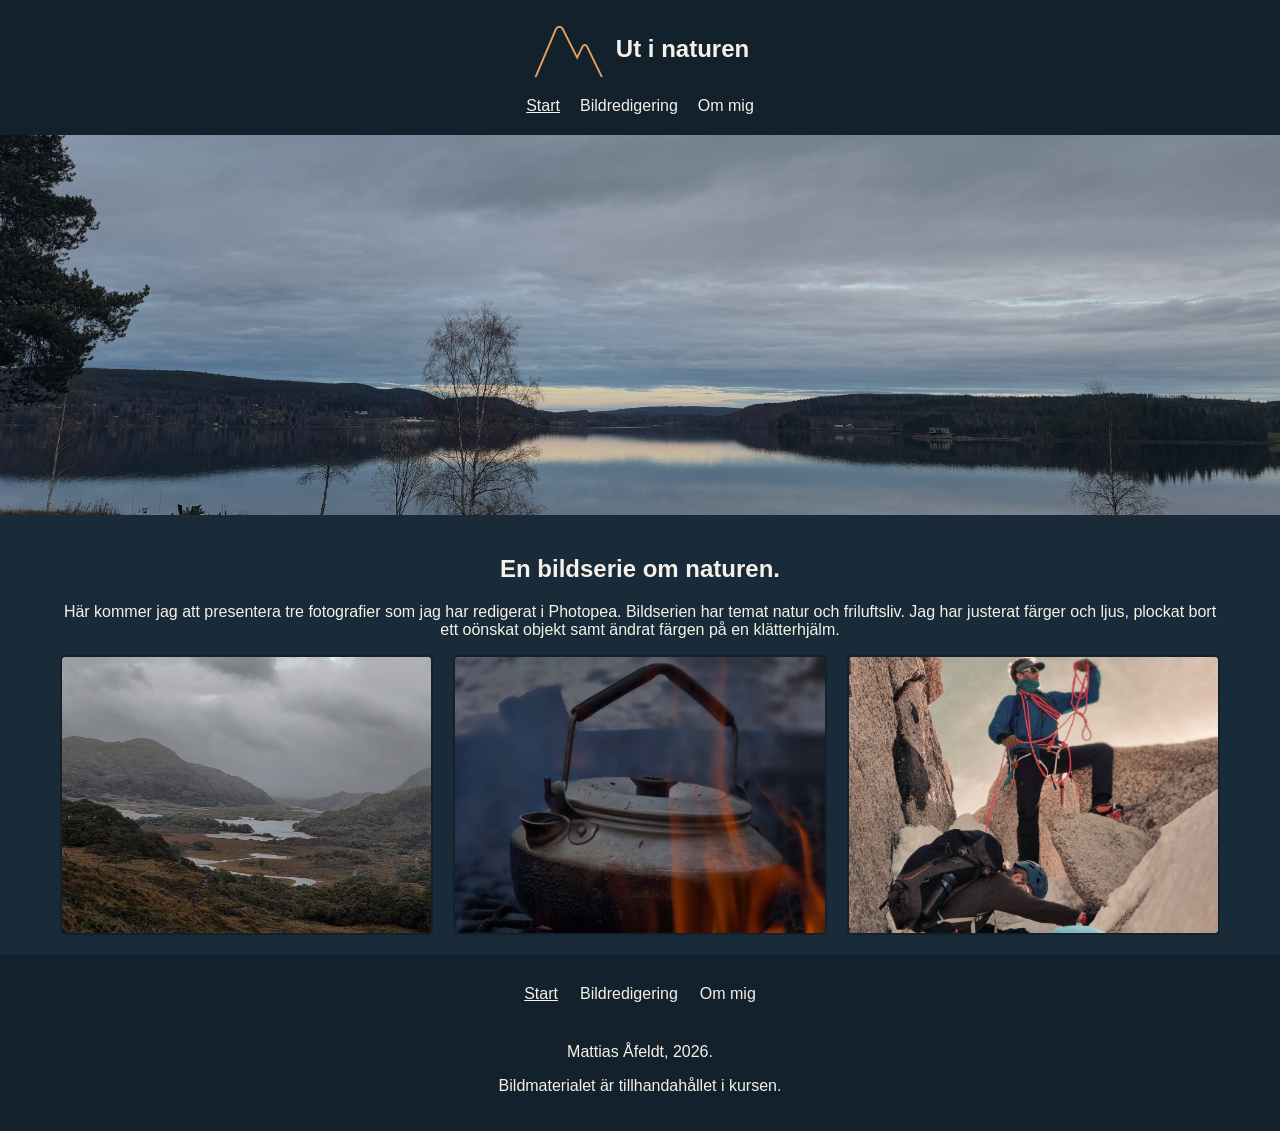
<file: index.html>
<!DOCTYPE html>
<html lang="sv">
<head>
    <meta charset="UTF-8">
    <meta name="viewport" content="width=device-width, initial-scale=1.0">
    <title>Ut i naturen - Start</title>
    <link rel="stylesheet" href="style.css">
    <link rel="icon" type ="image/png" href="images/favicon.png" sizes="32x32">
    <link rel="icon" type ="image/x-icon" href="images/favicon.ico">
</head>
<body>
    <!--Sidhuvud med navigation -->
    <header class="site-header">
        <a href="index.html" class="logo-link">
            <img src="images/logo.svg" alt="" class="logo">
            <span class="logo-text">Ut i naturen</span>
        </a>
        <nav class="site-nav">
            <ul class="nav-list">
                <li><a href="index.html" aria-current="page">Start</a></li>
                <li><a href="bildredigering.html">Bildredigering</a></li>
                <li><a href="om-mig.html">Om mig</a></li>
            </ul>
        </nav>
    </header>
    <div class="hero">
        <img src="images/header.png" alt="Bild över Marmen i Lucksta" class="hero-image">
    </div>
    <main class="main-content">
        <section class="intro">
            <h1>En bildserie om naturen.</h1>
            <p>Här kommer jag att presentera tre fotografier som jag har redigerat i Photopea.
                Bildserien har temat natur och friluftsliv.
                Jag har justerat färger och ljus, plockat bort ett oönskat objekt samt ändrat färgen på en klätterhjälm.
            </p>
        </section>
        <!--Bildgalleri med tre bilder -->
        <div class="image-gallery">
            <div class="gallery-item">
                <img src="images/bildserie001.jpg" alt="Dimmiga berg och sjöar">
            </div>
            <div class="gallery-item">
                <img src="images/bildserie002.jpg" alt="Kaffepanna över öppen eld">
            </div>
            <div class="gallery-item">
                <img src="images/bildserie003.jpg" alt="Bergsklättrare med rep och hjälmar bland klippor">
            </div>
        </div>
    </main>
    <!--Sidfot med navigation -->
    <footer class="site-footer">
        <nav class="footer-nav" aria-label="Sidfotsnavigation">
            <ul class="footer-nav">
                <li><a href="index.html" aria-current="page">Start</a></li>
                <li><a href="bildredigering.html">Bildredigering</a></li>
                <li><a href="om-mig.html">Om mig</a></li>
            </ul>
        </nav>
        <p>Mattias Åfeldt, 2026.</p>
        <p>Bildmaterialet är tillhandahållet i kursen.</p>
    </footer>
</body>
</html>
</file>
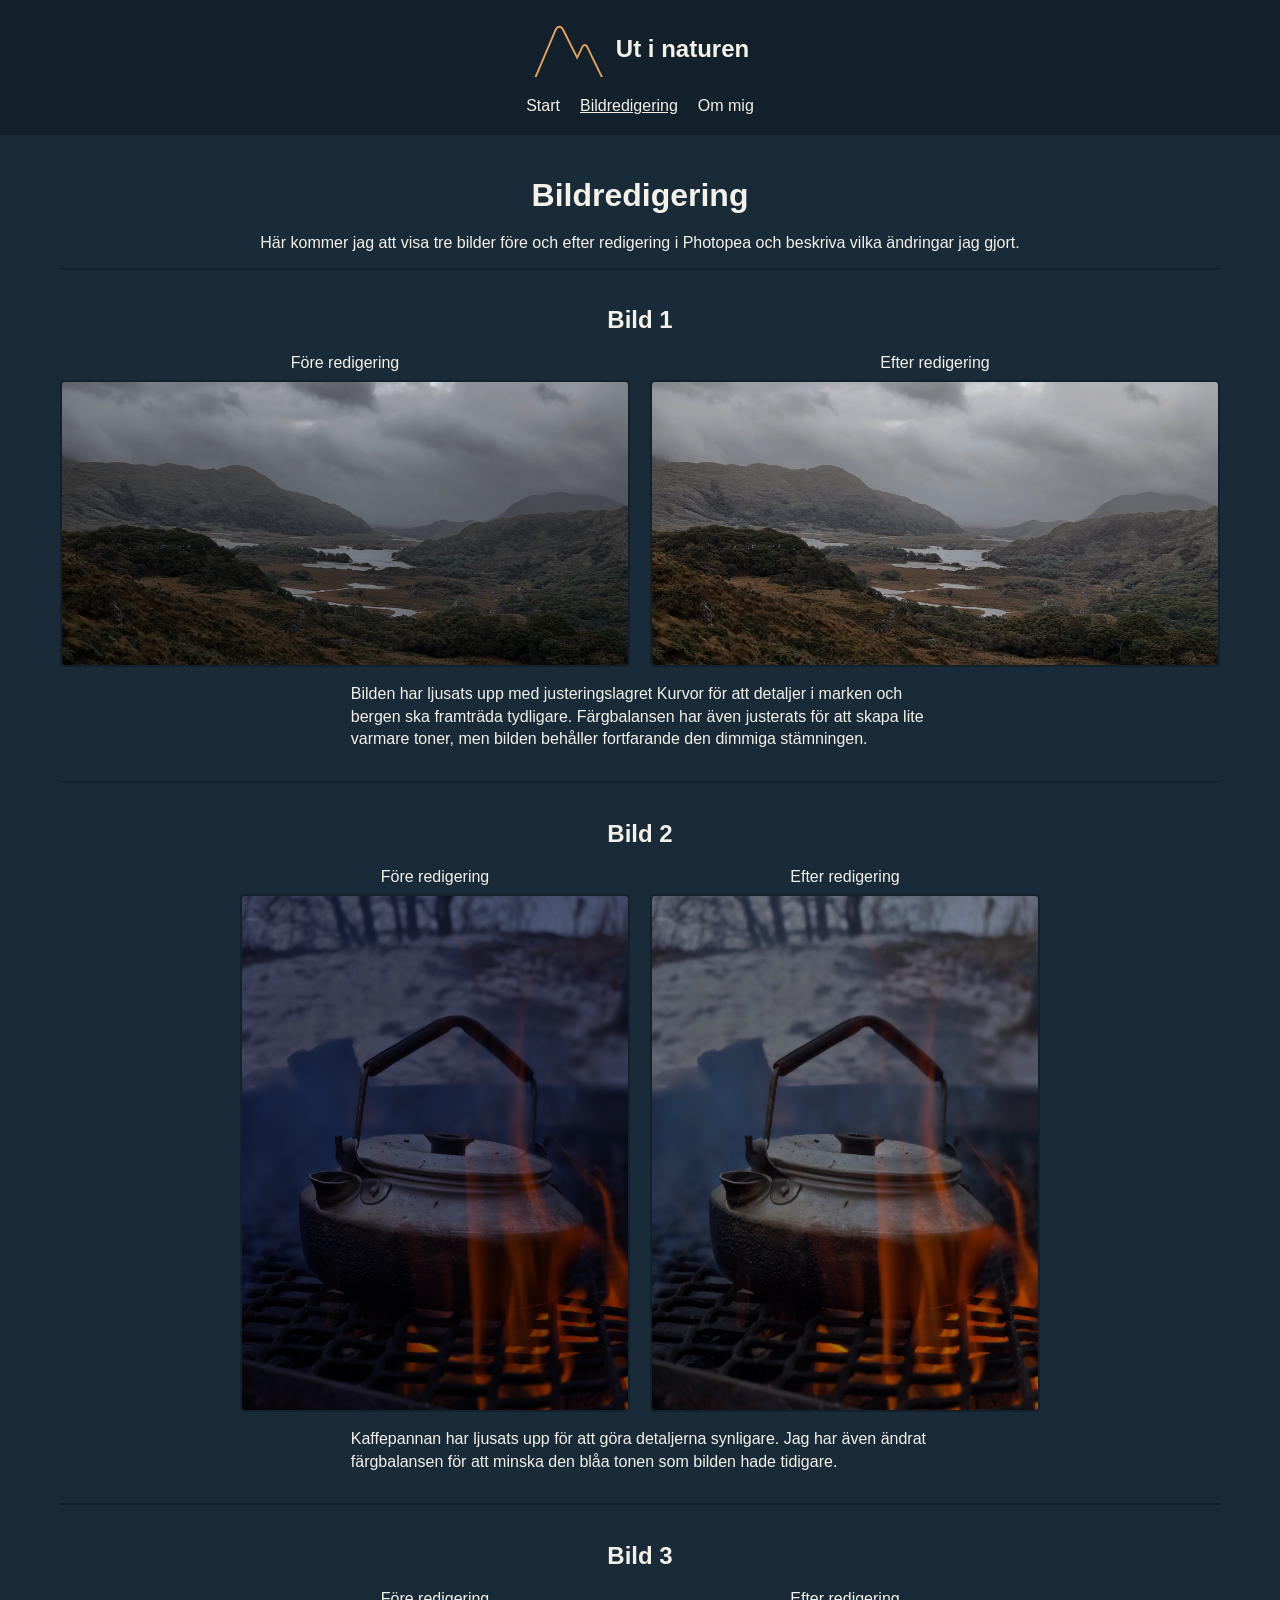
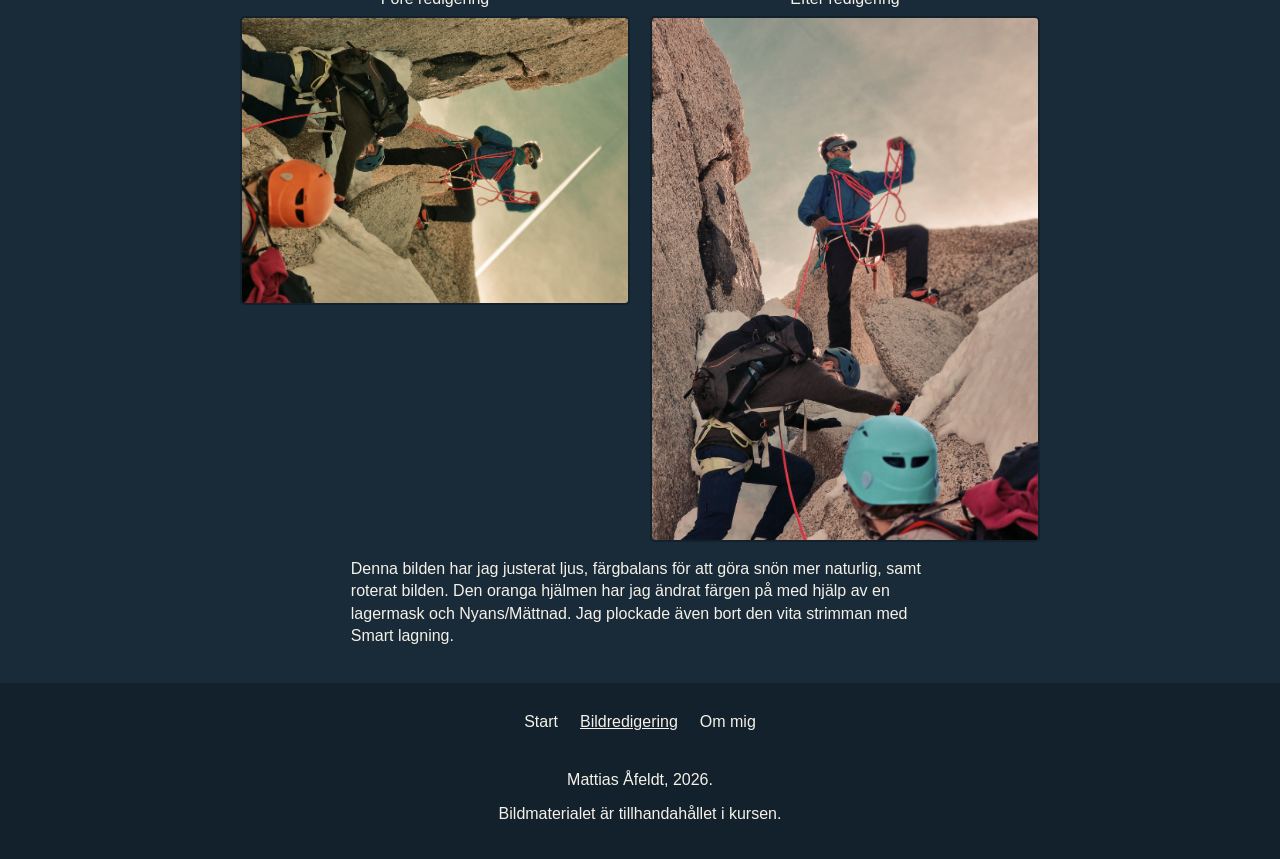
<file: bildredigering.html>
<!DOCTYPE html>
<html lang="sv">
<head>
    <meta charset="UTF-8">
    <meta name="viewport" content="width=device-width, initial-scale=1.0">
    <title>Ut i naturen - Bildredigering</title>
    <link rel="stylesheet" href="style.css">
    <link rel="icon" type ="image/png" href="images/favicon.png" sizes="32x32">
    <link rel="icon" type ="image/x-icon" href="images/favicon.ico">
</head>
<body>
    <!--Sidhuvud med navigation -->
    <header class="site-header">
        <a href="index.html" class="logo-link">
            <img src="images/logo.svg" alt="" class="logo">
            <span class="logo-text">Ut i naturen</span>
        </a>
        <nav class="site-nav">
            <ul class="nav-list">
                <li><a href="index.html">Start</a></li>
                <li><a href="bildredigering.html" aria-current="page">Bildredigering</a></li>
                <li><a href="om-mig.html">Om mig</a></li>
            </ul>
        </nav>
    </header>
    <main class="main-content">
        <h1>Bildredigering</h1>
        <p>Här kommer jag att visa tre bilder före och efter redigering i Photopea och beskriva vilka ändringar jag gjort.</p>
        <section class="image-edit">
            <h2>Bild 1</h2>
            <div class="image-pair">
                <div>
                <p>Före redigering</p>
                <img src="images/bilserie004.jpg" alt="Före redigering: Dimmiga berg och sjöar">
                </div>
                <div>
                <p>Efter redigering</p>
                <img src="images/bildserie001.jpg" alt="Efter redigering: Dimmiga berg och sjöar">
                </div>
            </div>
            <p>Bilden har ljusats upp med justeringslagret Kurvor för att detaljer i marken och bergen ska framträda tydligare.
                Färgbalansen har även justerats för att skapa lite varmare toner, men bilden behåller fortfarande den dimmiga stämningen.
            </p>
        </section>
        <section class="image-edit">
            <h2>Bild 2</h2>
            <div class="image-pair image-pair-smaller">
                <div>
                <p>Före redigering</p>
                <img src="images/bilserie013.jpg" alt="Före redigering: Kaffepanna över öppen eld">
                </div>
                <div>
                <p>Efter redigering</p>
                <img src="images/bildserie002.jpg" alt="Efter redigering: Kaffepanna över öppen eld">
                </div>
            </div>
            <p>Kaffepannan har ljusats upp för att göra detaljerna synligare.
                Jag har även ändrat färgbalansen för att minska den blåa tonen som bilden hade tidigare.
            </p>
        </section>
        <section class="image-edit">
            <h2>Bild 3</h2>
            <div class="image-pair image-pair-smaller">
                <div>
                <p>Före redigering</p>
                <img src="images/bilserie015.jpg" alt="Före redigering: Bergsklättrare med rep och hjälmar bland klippor">
                </div>
                <div>
                <p>Efter redigering</p>
                <img src="images/bildserie003.jpg" alt="Efter redigering: Bergsklättrare med rep och hjälmar bland klippor">
                </div>
            </div>
            <p>Denna bilden har jag justerat ljus, färgbalans för att göra snön mer naturlig, samt roterat bilden.
                Den oranga hjälmen har jag ändrat färgen på med hjälp av en lagermask och Nyans/Mättnad.
                Jag plockade även bort den vita strimman med Smart lagning.
            </p>
        </section>
    </main>
    <!--Sidfot med navigation -->
    <footer class="site-footer">
        <nav class="footer-nav" aria-label="Sidfotsnavigation">
            <ul class="footer-nav">
                <li><a href="index.html">Start</a></li>
                <li><a href="bildredigering.html" aria-current="page">Bildredigering</a></li>
                <li><a href="om-mig.html">Om mig</a></li>
            </ul>
        </nav>
        <p>Mattias Åfeldt, 2026.</p>
        <p>Bildmaterialet är tillhandahållet i kursen.</p>
    </footer>
</body>
</html>
</file>
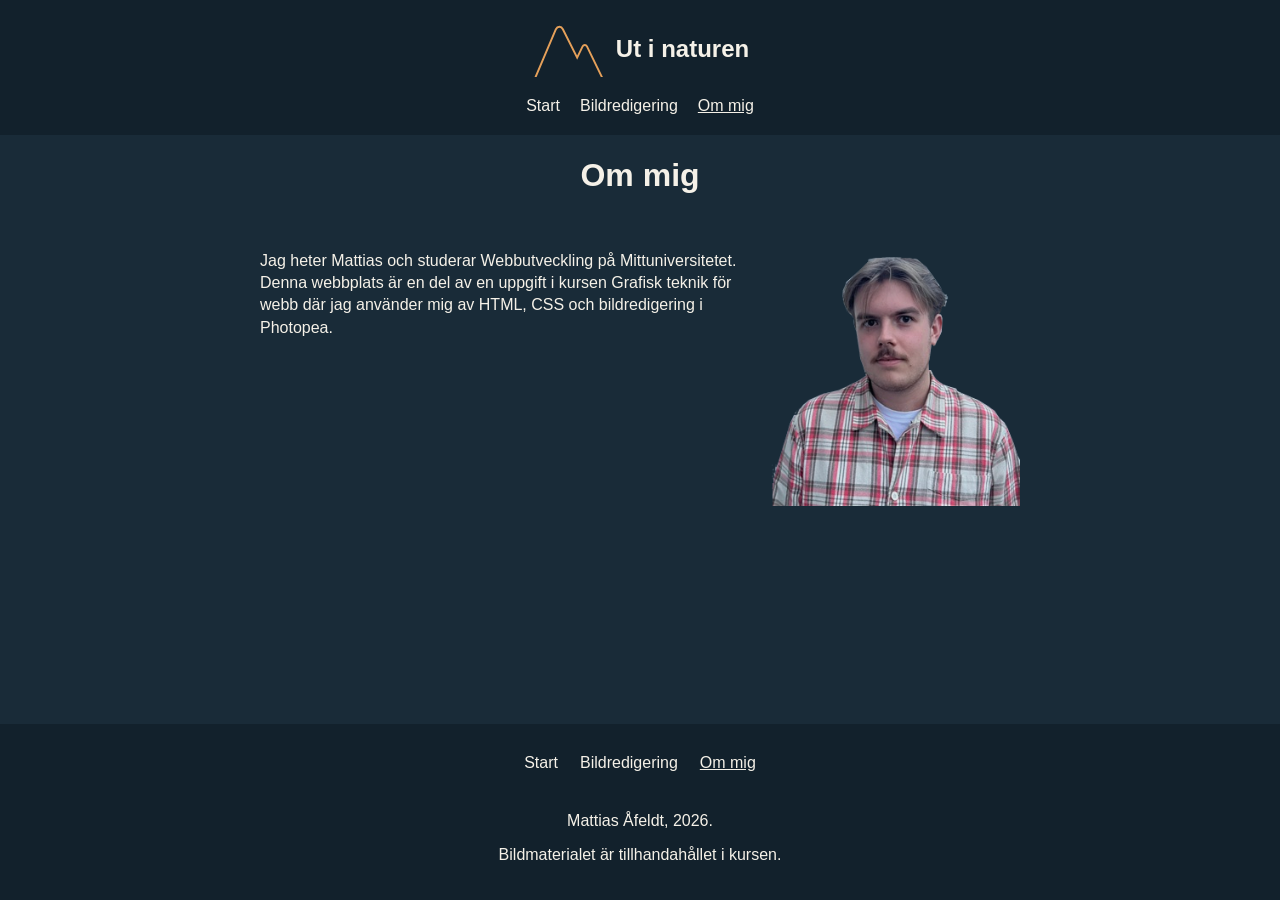
<file: om-mig.html>
<!DOCTYPE html>
<html lang="sv">
<head>
    <meta charset="UTF-8">
    <meta name="viewport" content="width=device-width, initial-scale=1.0">
    <title>Ut i naturen - Om mig</title>
    <link rel="stylesheet" href="style.css">
    <link rel="icon" type ="image/png" href="images/favicon.png" sizes="32x32">
    <link rel="icon" type ="image/x-icon" href="images/favicon.ico">
</head>
<body>
    <!--Sidhuvud med navigation -->
    <header class="site-header">
        <a href="index.html" class="logo-link">
            <img src="images/logo.svg" alt="" class="logo">
            <span class="logo-text">Ut i naturen</span>
        </a>
        <nav class="site-nav">
            <ul class="nav-list">
                <li><a href="index.html">Start</a></li>
                <li><a href="bildredigering.html">Bildredigering</a></li>
                <li><a href="om-mig.html" aria-current="page">Om mig</a></li>
            </ul>
        </nav>
    </header>
    <main>
        <h1>Om mig</h1>
        <div class="about-me">
        <p>Jag heter Mattias och studerar Webbutveckling på Mittuniversitetet.
            Denna webbplats är en del av en uppgift i kursen Grafisk teknik för webb där jag använder mig av
            HTML, CSS och bildredigering i Photopea.
        </p>
        <img class="portrait" src="images/portrait.png" alt="Porträtt av Mattias">
        </div>
        
    </main>
    <!--Sidfot med navigation -->
    <footer class="site-footer">
        <nav class="footer-nav" aria-label="Sidfotsnavigation">
            <ul class="footer-nav">
                <li><a href="index.html">Start</a></li>
                <li><a href="bildredigering.html">Bildredigering</a></li>
                <li><a href="om-mig.html" aria-current="page">Om mig</a></li>
            </ul>
        </nav>
        <p>Mattias Åfeldt, 2026.</p>
        <p>Bildmaterialet är tillhandahållet i kursen.</p>
    </footer>
</body>
</html>
</file>
<file: style.css>
* {
    
    box-sizing: border-box;
}
body {
    font-family: Arial, sans-serif;
    margin: 0;
    background-color: #192b38;
    color: #f5f1e8;
    min-height: 100vh;
    display: flex;
    flex-direction: column;
}
.site-header {
    display: flex;
    flex-direction: column;
    align-items: center;
    justify-content: space-between;
    background-color: #12212c;
    padding: 20px;
    gap: 20px;
}
.logo-link {
    display: flex;
    align-items: center;
    text-decoration: none;
    gap: 10px;
    color: #f5f1e8;
}
.logo {
    width: 75px;
    height: auto;
}
.logo-text {
    font-size: 1.5rem;
    font-weight: bold;
}
.nav-list {
    display: flex;
    flex-direction: column;
    gap: 10px;
    align-items: center;
    list-style: none;
    padding: 0;
    margin: 0;
}
.nav-list a {
    display: block;
    color: #f5f1e8;
    text-decoration: none;
}
.nav-list a:hover, .nav-list a[aria-current="page"] {
    text-decoration: underline;
}
.hero-image {
    width: 100%;
    height: auto;
    display: block;
    opacity: 0.8;
}
h1, h2 {
    text-align: center;
    margin-bottom: 20px;
}
p {
    text-align: center;
}
.image-gallery {
    display: grid;
    grid-template-columns: 1fr;
    gap: 20px;
}
.gallery-item img {
    width: 100%;
    height: auto;
    display: block;
    border: 2px solid #12212c;
    border-radius: 5px;
}
.main-content {
    padding: 20px;
}

.site-footer {
    background-color: #12212c;
    color: #f5f1e8;
    text-align: center;
    padding: 20px;
    margin-top: auto;
}
.siter-footer p {
    font-size: 0.7rem;
}
.footer-nav {
    display: flex;
    flex-direction: row;
    flex-wrap: wrap;
    list-style: none;
    padding: 0;
    margin: 0 0 20px;
    gap: 2px;
    justify-content: center;
}
.footer-nav a:hover {
    text-decoration: underline;
}
.footer-nav a {
    display: block;
    padding: 10px;
    color: #f5f1e8;
    text-decoration: none;
}
.footer-nav a[aria-current="page"] {
    text-decoration: underline;
}
.image-pair {
    display: flex;
    flex-direction: column;
    gap: 10px;
}
.image-pair img {
    width: 100%;
    height: auto;
    display: block;
    border: 2px solid #12212c;
    border-radius: 5px;
}
.image-pair p {
    margin: 0 0 8px;
}
.image-edit > p {
    text-align: left;
    line-height: 1.4;
}
.image-edit + .image-edit {
    margin-top: 30px;
}
.image-edit {
    padding-top: 17px;
    border-top: 2px solid #12212c;
}
.portrait {
    display: block;
    width: 100%;
    max-width: 250px;
    height: auto;
    margin: 25px auto;
    opacity: 0.9;
}
/* CSS för större skärmar */
@media (min-width: 768px) {
    .image-pair {
        display: grid;
        grid-template-columns: repeat(2, minmax(0, 1fr));
        gap: 20px;
    }
    .main-content {
        max-width: 1200px;
        margin-inline: auto;
    }
    .image-edit > p {
        max-width: 65ch;
        margin-inline: auto;
    }
    .image-pair-smaller {
        max-width: 800px;
        margin-inline: auto;
    }
    .nav-list {
        display: flex;
        flex-direction: row;
        gap: 20px;
        justify-content: center;
    }
    .hero-image {
        width: 100%;
        height: 380px;
        object-fit: cover;

    }
    .image-gallery {
        display: grid;
        grid-template-columns: repeat(3, minmax(0, 1fr));
        gap: 20px;
        margin-inline: auto;
    }
    .image-gallery .gallery-item img {
        aspect-ratio: 4 / 3;
        object-fit: cover;
    }
    .site-footer ul.footer-nav {
        margin-bottom: 10px;
    }
    .about-me {
        display: grid;
        grid-template-columns: 1fr 250px;
        gap: 30px;
        max-width: 800px;
        margin-inline: auto;
        padding: 20px;
    }
    .about-me p {
        text-align: left;
        line-height: 1.4;
    }
    .about-me .portrait {
        margin: 0;
    }
}
</file>
